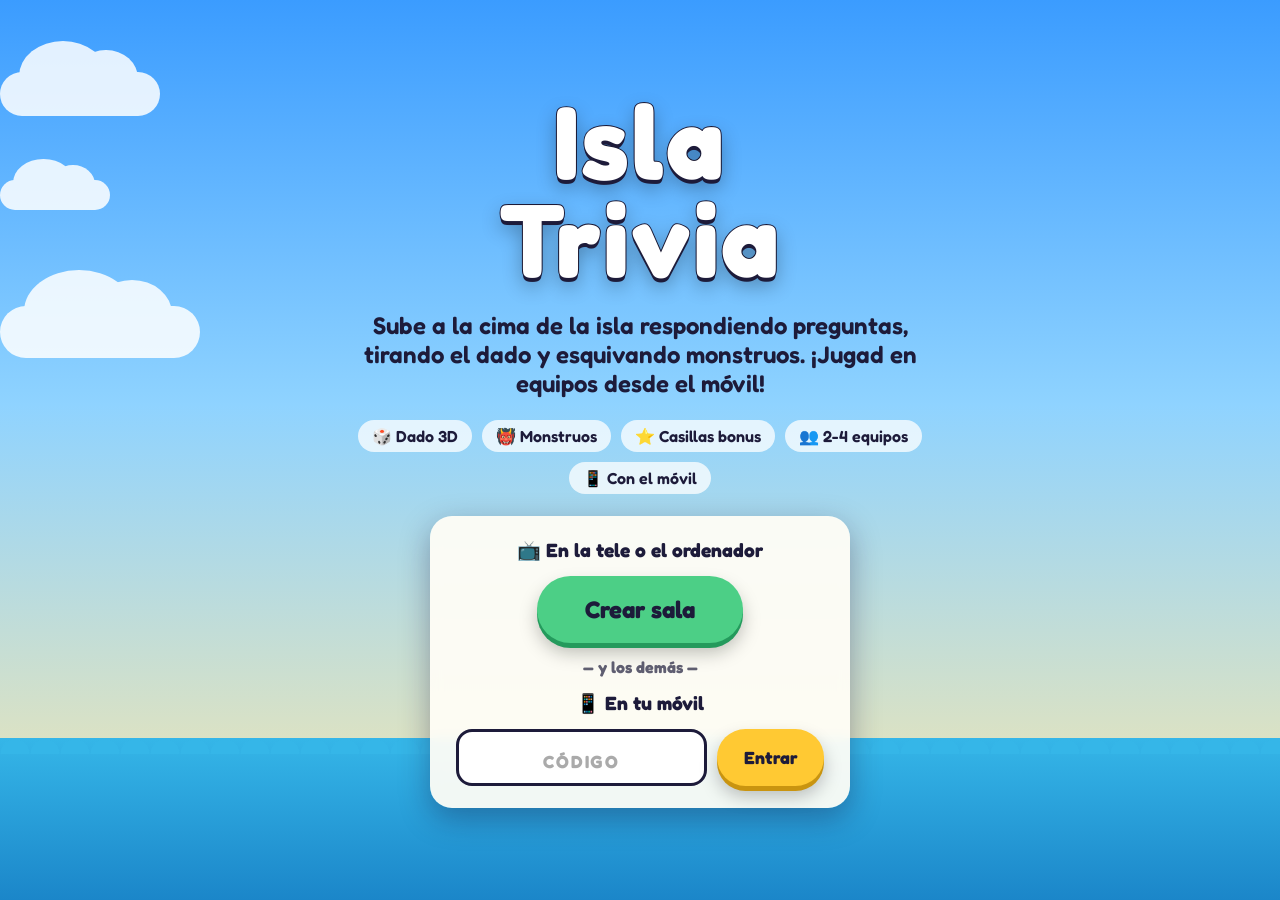
<file: index.html>
<!doctype html>
<html lang="es">
<head>
<meta charset="utf-8">
<meta name="viewport" content="width=device-width,initial-scale=1">
<title>Isla Trivia</title>
<link rel="preconnect" href="https://fonts.googleapis.com">
<link rel="preconnect" href="https://fonts.gstatic.com" crossorigin>
<link href="https://fonts.googleapis.com/css2?family=Fredoka:wght@400;500;600;700&display=swap" rel="stylesheet">
<link rel="stylesheet" href="style.css">
</head>
<body class="home">
<div class="cloud" style="top:8%;width:160px;height:44px;animation-duration:70s"></div>
<div class="cloud" style="top:20%;width:110px;height:30px;animation-duration:95s;animation-delay:-40s"></div>
<div class="cloud" style="top:34%;width:200px;height:52px;animation-duration:120s;animation-delay:-70s"></div>
<div class="sea"></div>
<div class="home-wrap">
  <div class="logo">Isla<br>Trivia</div>
  <p class="tagline">Sube a la cima de la isla respondiendo preguntas, tirando el dado y esquivando monstruos. ¡Jugad en equipos desde el móvil!</p>
  <div class="features"><span>🎲 Dado 3D</span><span>👹 Monstruos</span><span>⭐ Casillas bonus</span><span>👥 2-4 equipos</span><span>📱 Con el móvil</span></div>
  <div class="card panel">
    <h2>📺 En la tele o el ordenador</h2>
    <a class="btn green big" href="host.html" id="newroom">Crear sala</a>
    <div class="or">— y los demás —</div>
    <h2>📱 En tu móvil</h2>
    <form class="codein" action="play.html" method="get">
      <input name="c" maxlength="4" placeholder="CÓDIGO" autocomplete="off" autocapitalize="characters" required>
      <button class="btn">Entrar</button>
    </form>
  </div>
</div>
<script>
  // "Crear sala" siempre empieza una sala nueva
  document.getElementById('newroom').addEventListener('click', function () {
    try { sessionStorage.removeItem('isla-room'); } catch (e) {}
  });
</script>
</body>
</html>
</file>
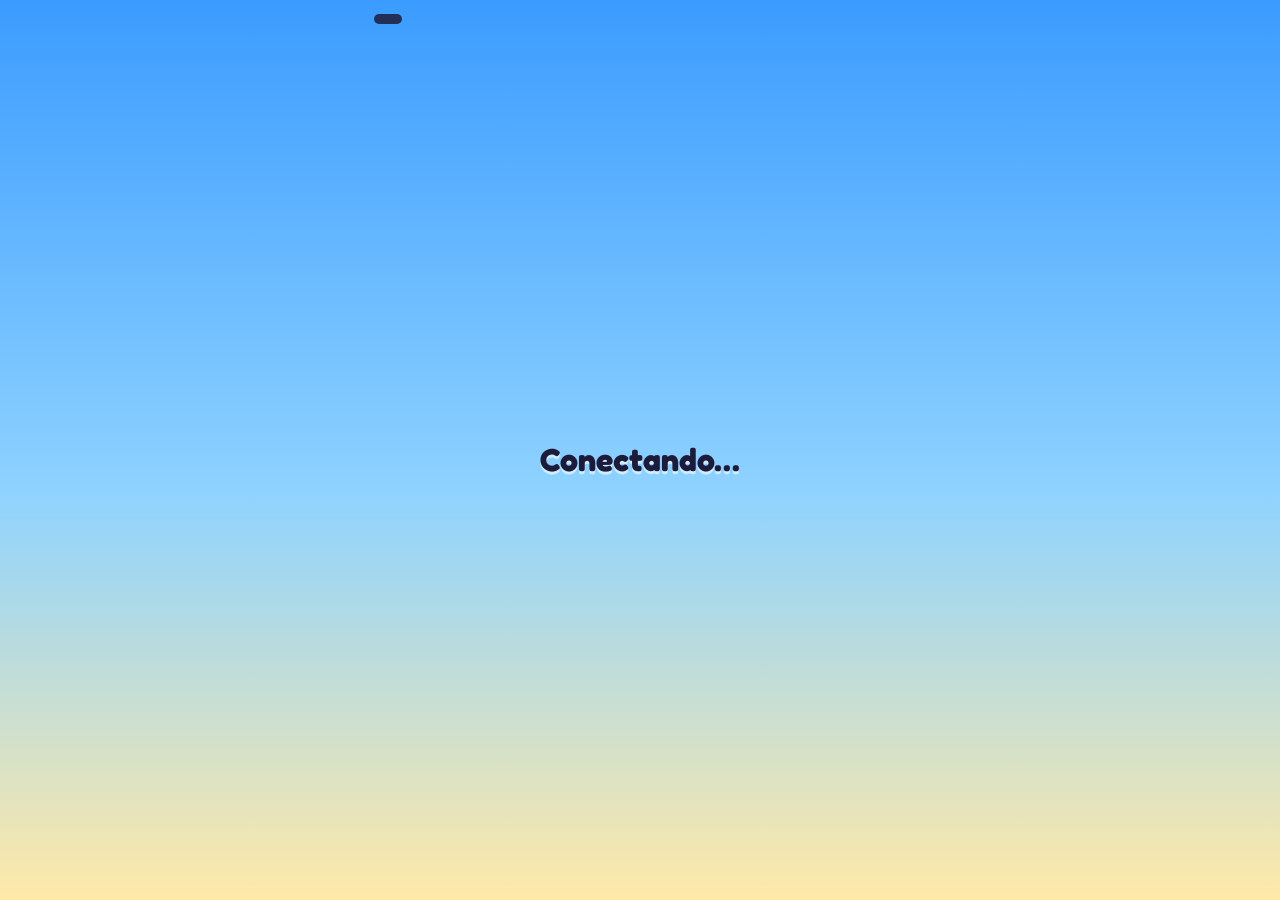
<file: play.html>
<!doctype html>
<html lang="es">
<head>
<meta charset="utf-8">
<meta name="viewport" content="width=device-width,initial-scale=1,viewport-fit=cover">
<meta name="theme-color" content="#3b9cff">
<title>Isla Trivia · Móvil</title>
<link rel="preconnect" href="https://fonts.googleapis.com">
<link rel="preconnect" href="https://fonts.gstatic.com" crossorigin>
<link href="https://fonts.googleapis.com/css2?family=Fredoka:wght@400;500;600;700&display=swap" rel="stylesheet">
<link rel="stylesheet" href="style.css">
</head>
<body class="phone">
<div class="ph">
  <div class="ph-top"><span class="me" id="me" hidden></span><span class="room" id="room"></span></div>
  <div class="ph-body" id="body"><h1>Conectando…</h1></div>
</div>
<script type="module" src="play.js"></script>
</body>
</html>
</file>
<file: style.css>
/* Isla Trivia — estilos compartidos (inicio, pantalla principal y móviles) */
:root {
  --ink: #1d1b3a;
  --ink2: #3a3768;
  --paper: #fffdf6;
  --sun: #ffc933;
  --coral: #ff6b57;
  --mint: #4ccf86;
  --sky: #3fa9ff;
  --grape: #8b5cf6;
  --shadow: 0 10px 30px rgba(20, 18, 60, .35);
  --font: 'Fredoka', 'Baloo 2', 'Segoe UI Rounded', 'Trebuchet MS', system-ui, sans-serif;
}
* { box-sizing: border-box; -webkit-tap-highlight-color: transparent; }
[hidden] { display: none !important; }
html, body { margin: 0; height: 100%; }
body {
  font-family: var(--font);
  color: var(--ink);
  background: #bfe6ff;
  overflow: hidden;
  -webkit-font-smoothing: antialiased;
}
button { font-family: inherit; cursor: pointer; border: 0; }
input { font-family: inherit; }

/* ---------- botones ---------- */
.btn {
  display: inline-flex; align-items: center; justify-content: center; gap: .5em;
  padding: .75em 1.5em; border-radius: 999px; font-weight: 700; font-size: 1.1rem;
  color: var(--ink); background: var(--sun);
  box-shadow: 0 5px 0 #c99410, 0 10px 18px rgba(0, 0, 0, .25);
  transition: transform .08s, box-shadow .08s, filter .15s; text-decoration: none;
}
.btn:hover { filter: brightness(1.06); }
.btn:active { transform: translateY(4px); box-shadow: 0 1px 0 #c99410, 0 4px 8px rgba(0, 0, 0, .25); }
.btn:disabled { filter: grayscale(.8) brightness(.9); opacity: .6; cursor: not-allowed; }
.btn.green { background: var(--mint); box-shadow: 0 5px 0 #249a5c, 0 10px 18px rgba(0, 0, 0, .25); }
.btn.green:active { box-shadow: 0 1px 0 #249a5c, 0 4px 8px rgba(0, 0, 0, .25); }
.btn.ghost { background: rgba(255, 255, 255, .85); box-shadow: 0 5px 0 #aab3c8, 0 10px 18px rgba(0, 0, 0, .2); }
.btn.big { font-size: 1.5rem; padding: .8em 2em; }
.card {
  background: rgba(255, 253, 246, .94); border-radius: 22px; box-shadow: var(--shadow);
  backdrop-filter: blur(6px);
}

/* ---------- pantalla de carga ---------- */
#loading {
  position: fixed; inset: 0; z-index: 50; display: flex; flex-direction: column; align-items: center; justify-content: center; gap: 18px;
  background: linear-gradient(#4aa8ff, #bfe6ff 70%, #ffe9a8); color: #fff; text-align: center; padding: 20px;
}
.logo { font-size: clamp(2.6rem, 8vw, 5rem); font-weight: 700; color: #fff; text-shadow: 0 4px 0 #1d1b3a, 0 8px 20px rgba(0, 0, 0, .3); -webkit-text-stroke: 2px var(--ink); paint-order: stroke fill; letter-spacing: .02em; }
.spin { width: 54px; height: 54px; border-radius: 50%; border: 7px solid rgba(255, 255, 255, .5); border-top-color: var(--sun); animation: spin 0.9s linear infinite; }
@keyframes spin { to { transform: rotate(360deg); } }
#loading p { margin: 0; color: var(--ink); font-size: 1.2rem; font-weight: 600; max-width: 560px; }
#loading .err { background: #fff; padding: 14px 20px; border-radius: 16px; color: #b3261e; }

/* ---------- pantalla principal ---------- */
body.host #c, body.host #confetti { position: fixed; inset: 0; width: 100%; height: 100%; display: block; }
body.host #confetti { pointer-events: none; z-index: 4; }
body.host #c { touch-action: none; z-index: 0; }
#hud { position: fixed; inset: 0; z-index: 5; pointer-events: none; }
#hud button, #hud .card, #lobby, #over .box { pointer-events: auto; }

#netbanner { position: absolute; top: 0; left: 0; right: 0; background: #b3261e; color: #fff; text-align: center; padding: 8px 12px; font-weight: 600; z-index: 9; pointer-events: auto; }

#roomchip { position: absolute; top: 14px; left: 14px; padding: 8px 16px; border-radius: 999px; background: rgba(29, 27, 58, .85); color: #fff; font-size: 1.1rem; }
#roomchip b { letter-spacing: .15em; color: var(--sun); font-size: 1.3rem; }
#tools { position: absolute; top: 12px; right: 12px; display: flex; gap: 8px; align-items: center; }
#tools button {
  min-width: 46px; height: 46px; border-radius: 14px; background: rgba(29, 27, 58, .8); color: #fff; font-size: 1.25rem; padding: 0 12px;
  transition: background .15s, transform .1s;
}
#tools button:hover { background: rgba(29, 27, 58, .95); }
#tools button.on { background: var(--sun); color: var(--ink); }
#tools .sep { width: 8px; }

#turn { position: absolute; top: 14px; left: 50%; transform: translateX(-50%); display: flex; flex-direction: column; align-items: center; gap: 8px; max-width: 60vw; }
#turn .pill { background: var(--c); color: #fff; font-weight: 700; font-size: clamp(1.1rem, 2.2vw, 1.8rem); padding: 8px 22px; border-radius: 999px; border: 3px solid #fff; box-shadow: var(--shadow); text-shadow: 0 2px 0 rgba(0, 0, 0, .25); white-space: nowrap; }
#turn .msg { padding: 8px 20px; font-size: clamp(1rem, 1.8vw, 1.4rem); font-weight: 600; text-align: center; }
#turn .msg:empty { display: none; }

#board { position: absolute; left: 14px; top: 64px; width: min(270px, 28vw); display: flex; flex-direction: column; gap: 8px; }
#board .row { display: flex; align-items: center; gap: 10px; padding: 8px 12px; border-radius: 16px; background: rgba(255, 253, 246, .88); border-left: 8px solid var(--c); box-shadow: 0 4px 14px rgba(0, 0, 0, .25); transition: transform .25s; }
#board .row.on { transform: translateX(8px) scale(1.04); background: #fff; outline: 3px solid var(--c); }
#board .av { font-size: 1.7rem; }
#board .info { flex: 1; min-width: 0; }
#board .nm { font-weight: 700; font-size: .95rem; }
#board .bar { height: 9px; border-radius: 9px; background: #e4e0d0; overflow: hidden; margin-top: 3px; }
#board .bar i { display: block; height: 100%; background: var(--c); border-radius: 9px; transition: width .5s; }
#board .tn { font-weight: 700; font-size: .85rem; color: var(--ink2); }

.tag { position: absolute; left: 0; top: 0; background: var(--c); color: #fff; font-weight: 700; padding: 3px 12px; border-radius: 999px; border: 2px solid #fff; font-size: .95rem; white-space: nowrap; box-shadow: 0 3px 8px rgba(0, 0, 0, .35); will-change: transform; }
.tag.active { font-size: 1.15rem; padding: 4px 16px; animation: pulse 1s ease-in-out infinite; }
@keyframes pulse { 50% { filter: brightness(1.2); } }

#hint { position: absolute; bottom: 10px; left: 50%; transform: translateX(-50%); color: #fff; background: rgba(29, 27, 58, .6); padding: 4px 14px; border-radius: 999px; font-size: .9rem; }
#hint:empty { display: none; }
body.rolling #hint { display: none; }

#qcard { position: absolute; left: 50%; bottom: 3.5vh; transform: translateX(-50%); width: min(1040px, 94vw); padding: clamp(14px, 2.2vw, 28px); animation: rise .35s ease-out; }
@keyframes rise { from { opacity: 0; transform: translate(-50%, 30px); } }
#qcard .chip { display: inline-block; background: var(--c); color: #fff; font-weight: 700; padding: 3px 14px; border-radius: 999px; font-size: clamp(.85rem, 1.4vw, 1.1rem); margin-bottom: 8px; }
#qcard .qt { font-size: clamp(1.25rem, 2.7vw, 2.3rem); font-weight: 700; line-height: 1.2; margin-bottom: 14px; }
#qcard .opts { display: grid; grid-template-columns: 1fr 1fr; gap: 10px; }
.opt { display: flex; align-items: center; gap: 12px; padding: clamp(8px, 1.3vw, 16px) 14px; border-radius: 16px; color: #fff; font-weight: 600; font-size: clamp(1rem, 2vw, 1.6rem); border: 3px solid rgba(255, 255, 255, .85); transition: opacity .3s, transform .3s; }
.opt .l { width: 2.1em; height: 2.1em; border-radius: 50%; background: rgba(255, 255, 255, .92); color: var(--ink); display: grid; place-items: center; font-weight: 700; flex: none; }
.opt .tx { text-shadow: 0 2px 0 rgba(0, 0, 0, .2); }
.c0 { background: #e5484d; } .c1 { background: #2f7de1; } .c2 { background: #e0a100; } .c3 { background: #2eae62; }
.opt.dim { opacity: .3; }
.opt.right { transform: scale(1.03); outline: 5px solid #fff; box-shadow: 0 0 0 9px rgba(76, 207, 134, .65); }
.opt.wrong { opacity: .8; background-image: repeating-linear-gradient(45deg, rgba(0, 0, 0, .25) 0 10px, transparent 10px 20px); }
.timer { height: 12px; border-radius: 12px; background: #e4e0d0; margin-top: 14px; overflow: hidden; }
.timer i { display: block; height: 100%; width: 100%; background: linear-gradient(90deg, #ff6b57, #ffc933 45%, #4ccf86); background-size: 200% 100%; transform-origin: left; animation: drain var(--t) linear forwards; }
@keyframes drain { from { transform: scaleX(1); } to { transform: scaleX(0); } }

#flash { position: absolute; left: 50%; top: 36%; transform: translate(-50%, -50%) scale(0); font-size: clamp(3rem, 9vw, 7rem); font-weight: 700; color: #fff; -webkit-text-stroke: 3px var(--ink); paint-order: stroke fill; text-shadow: 0 8px 0 var(--ink), 0 14px 30px rgba(0, 0, 0, .4); white-space: nowrap; opacity: 0; }
#flash.go { animation: flash 1.5s ease-out; }
@keyframes flash { 0% { transform: translate(-50%, -50%) scale(.2) rotate(-8deg); opacity: 0; } 18% { transform: translate(-50%, -50%) scale(1.15) rotate(3deg); opacity: 1; } 30% { transform: translate(-50%, -50%) scale(1) rotate(0); } 80% { opacity: 1; } 100% { transform: translate(-50%, -62%) scale(1); opacity: 0; } }

#toast { position: absolute; bottom: 5vh; left: 50%; transform: translate(-50%, 20px); background: var(--ink); color: #fff; padding: 10px 20px; border-radius: 14px; opacity: 0; transition: .3s; max-width: 90vw; text-align: center; }
#toast.show { opacity: 1; transform: translate(-50%, 0); }

/* ---------- sala de inicio ---------- */
#lobby {
  position: absolute; inset: 0; display: grid; grid-template-columns: minmax(300px, 420px) 1fr; gap: clamp(14px, 3vw, 40px);
  padding: clamp(16px, 3vw, 44px); align-items: center; background: linear-gradient(90deg, rgba(20, 18, 60, .55), rgba(20, 18, 60, 0) 70%);
}
.lb-left { display: flex; flex-direction: column; align-items: center; text-align: center; gap: 12px; color: #fff; }
.lb-left .logo { font-size: clamp(2.4rem, 5vw, 4.4rem); line-height: .95; }
.lb-left .sub { font-size: 1.15rem; text-shadow: 0 2px 6px rgba(0, 0, 0, .5); }
.codebox { padding: 14px 22px 16px; width: 100%; color: var(--ink); }
.codebox small { display: block; font-weight: 600; color: var(--ink2); }
#lobbycode { font-size: clamp(3rem, 7vw, 5.4rem); font-weight: 700; letter-spacing: .18em; line-height: 1; padding-left: .18em; color: var(--coral); text-shadow: 0 3px 0 var(--ink); -webkit-text-stroke: 2px var(--ink); paint-order: stroke fill; }
#qr { width: min(190px, 28vh); height: auto; border-radius: 14px; border: 5px solid #fff; box-shadow: var(--shadow); image-rendering: pixelated; background: #fff; }
#lobbyurl { font-weight: 600; font-size: 1rem; word-break: break-all; color: var(--ink2); }
.lb-right { display: flex; flex-direction: column; gap: 14px; align-items: stretch; max-width: 820px; }
.lb-right h2 { margin: 0; color: #fff; font-size: 1.5rem; text-shadow: 0 2px 8px rgba(0, 0, 0, .6); }
#lobbyteams { display: grid; grid-template-columns: 1fr 1fr; gap: 12px; }
.tc { padding: 12px 16px; border-radius: 20px; background: rgba(255, 253, 246, .72); border: 4px dashed var(--c); min-height: 112px; transition: .25s; }
.tc.full { background: rgba(255, 253, 246, .96); border-style: solid; transform: scale(1.02); box-shadow: var(--shadow); }
.th { font-weight: 700; font-size: 1.3rem; color: var(--c); display: flex; align-items: center; gap: 8px; filter: brightness(.82); }
.th span { font-size: 2rem; filter: none; }
.pl { display: flex; flex-wrap: wrap; gap: 6px; margin-top: 8px; }
.pc { background: var(--c); color: #fff; font-weight: 600; padding: 3px 12px; border-radius: 999px; animation: pop .35s ease-out; }
.pl em { color: #7a7699; }
@keyframes pop { from { transform: scale(0); } }
.lb-actions { display: flex; align-items: center; gap: 16px; flex-wrap: wrap; }
#lobbyhint { color: #fff; font-weight: 600; text-shadow: 0 2px 6px rgba(0, 0, 0, .6); }
#btnSolo { background: none; color: rgba(255, 255, 255, .8); text-decoration: underline; font-size: .9rem; padding: 4px; }

/* ---------- fin de partida ---------- */
#over { position: absolute; inset: 0; display: grid; place-items: center; background: rgba(20, 18, 60, .5); animation: fade .5s; }
@keyframes fade { from { opacity: 0; } }
#over .box { background: var(--paper); border-radius: 30px; border: 8px solid var(--c); padding: 28px 44px; text-align: center; box-shadow: var(--shadow); animation: pop .5s ease-out; max-width: 90vw; }
#overtitle { font-size: clamp(1.8rem, 5vw, 3.6rem); font-weight: 700; }
#overtitle .big { display: block; font-size: 1.8em; }
#over .btns { display: flex; gap: 14px; justify-content: center; margin-top: 18px; flex-wrap: wrap; }

@media (max-width: 900px) {
  #lobby { grid-template-columns: 1fr; overflow: auto; align-items: start; }
  #board { display: none; }
  #lobbyteams { grid-template-columns: 1fr; }
}

/* ---------- inicio (index) ---------- */
body.home { overflow: auto; background: linear-gradient(#3b9cff 0%, #8fd3ff 45%, #ffe9a8 100%); min-height: 100%; }
.home-wrap { min-height: 100%; display: flex; flex-direction: column; align-items: center; justify-content: center; gap: 22px; padding: 32px 18px; text-align: center; position: relative; z-index: 2; }
.home .logo { font-size: clamp(3rem, 12vw, 6.5rem); line-height: .95; }
.home .tagline { font-size: clamp(1rem, 3vw, 1.5rem); font-weight: 600; max-width: 560px; color: var(--ink); margin: 0; }
.home .panel { padding: 22px 26px; display: flex; flex-direction: column; gap: 14px; align-items: center; width: min(420px, 100%); }
.home .panel h2 { margin: 0; font-size: 1.2rem; }
.home .or { font-weight: 700; color: var(--ink); opacity: .7; }
.codein { display: flex; gap: 10px; width: 100%; }
.codein input { flex: 1; min-width: 0; font-size: 1.8rem; font-weight: 700; text-align: center; letter-spacing: .25em; text-transform: uppercase; border-radius: 16px; border: 3px solid var(--ink); padding: 8px; background: #fff; color: var(--ink); }
.codein input::placeholder { letter-spacing: .1em; font-size: 1.1rem; color: #aaa; }
.features { display: flex; flex-wrap: wrap; justify-content: center; gap: 10px; max-width: 700px; }
.features span { background: rgba(255, 255, 255, .75); border-radius: 999px; padding: 6px 14px; font-weight: 600; }
.cloud { position: fixed; background: #fff; border-radius: 999px; opacity: .85; z-index: 1; animation: drift linear infinite; }
.cloud::before, .cloud::after { content: ''; position: absolute; background: #fff; border-radius: 50%; }
.cloud::before { width: 55%; height: 160%; left: 12%; top: -70%; }
.cloud::after { width: 40%; height: 130%; right: 14%; top: -50%; }
@keyframes drift { from { transform: translateX(-30vw); } to { transform: translateX(130vw); } }
.sea { position: fixed; left: 0; right: 0; bottom: 0; height: 18vh; background: linear-gradient(#35b6e8, #1b86c9); z-index: 0; }
.sea::before { content: ''; position: absolute; left: 0; right: 0; top: -14px; height: 30px; background: radial-gradient(circle at 15px 30px, #35b6e8 14px, transparent 15px) 0 0 / 30px 30px repeat-x; }

/* ---------- mando del móvil ---------- */
body.phone { background: linear-gradient(#3b9cff, #8fd3ff 55%, #ffe9a8); overflow-y: auto; }
.ph { min-height: 100%; display: flex; flex-direction: column; padding: 14px 14px max(18px, env(safe-area-inset-bottom)); gap: 12px; max-width: 560px; margin: 0 auto; }
.ph-top { display: flex; align-items: center; justify-content: space-between; gap: 8px; }
.ph-top .me { background: var(--c, #fff); color: #fff; font-weight: 700; padding: 5px 14px; border-radius: 999px; border: 3px solid #fff; box-shadow: 0 3px 8px rgba(0, 0, 0, .25); text-shadow: 0 1px 0 rgba(0, 0, 0, .25); }
.ph-top .room { background: rgba(29, 27, 58, .85); color: #fff; padding: 5px 14px; border-radius: 999px; font-weight: 600; }
.ph-top .room b { color: var(--sun); letter-spacing: .12em; }
.ph-body { flex: 1; display: flex; flex-direction: column; gap: 14px; justify-content: center; }
.ph h1 { margin: 0; text-align: center; font-size: 2rem; text-shadow: 0 3px 0 rgba(255, 255, 255, .6); }
.ph h2 { margin: 0; text-align: center; font-size: 1.35rem; }
.ph .card { padding: 16px; }
.ph input.name { width: 100%; font-size: 1.5rem; padding: 12px 16px; border-radius: 16px; border: 3px solid var(--ink); text-align: center; background: #fff; color: var(--ink); }
.ph .teams { display: grid; grid-template-columns: 1fr 1fr; gap: 10px; }
.ph .tbtn { padding: 14px 8px; border-radius: 18px; background: var(--c); color: #fff; font-size: 1.15rem; font-weight: 700; border: 4px solid #fff; box-shadow: 0 5px 0 rgba(0, 0, 0, .25); text-shadow: 0 2px 0 rgba(0, 0, 0, .25); display: flex; flex-direction: column; align-items: center; gap: 4px; }
.ph .tbtn small { font-weight: 500; opacity: .95; }
.ph .tbtn.sel { outline: 5px solid var(--ink); }
.ph .tbtn:active { transform: translateY(3px); box-shadow: 0 2px 0 rgba(0, 0, 0, .25); }
.ph .avs { display: grid; grid-template-columns: repeat(4, 1fr); gap: 8px; }
.ph .avb { aspect-ratio: 1; border-radius: 18px; background: #fff; font-size: 2.2rem; border: 4px solid #e4e0d0; display: grid; place-items: center; position: relative; }
.ph .avb.sel { border-color: var(--c); background: #fff; box-shadow: 0 0 0 4px var(--c); transform: scale(1.06); }
.ph .avb.taken { opacity: .25; }
.ph .wait { text-align: center; font-weight: 600; }
.ph .bigdie {
  width: min(70vw, 280px); height: min(70vw, 280px); align-self: center; border-radius: 36px; background: #fffdf4; border: 6px solid var(--ink);
  font-size: 7rem; box-shadow: 0 10px 0 #b9b39b, 0 18px 30px rgba(0, 0, 0, .35); color: var(--ink); animation: bob 1.2s ease-in-out infinite;
}
.ph .bigdie:active { transform: translateY(8px); box-shadow: 0 2px 0 #b9b39b; }
@keyframes bob { 50% { transform: translateY(-8px) rotate(2deg); } }
.ph .bigdie.off { animation: none; opacity: .5; }
.ph .need { background: #ffe2dc; border: 3px solid var(--coral); border-radius: 16px; padding: 10px; text-align: center; font-weight: 700; }
.ph .q { font-weight: 700; font-size: 1.25rem; text-align: center; }
.ph .ans { display: grid; gap: 10px; }
.ph .abtn { display: flex; gap: 12px; align-items: center; padding: 16px; border-radius: 18px; color: #fff; font-weight: 700; font-size: 1.2rem; text-align: left; border: 4px solid #fff; box-shadow: 0 5px 0 rgba(0, 0, 0, .25); text-shadow: 0 2px 0 rgba(0, 0, 0, .2); }
.ph .abtn .l { width: 2em; height: 2em; border-radius: 50%; background: #fff; color: var(--ink); display: grid; place-items: center; flex: none; text-shadow: none; }
.ph .abtn:active { transform: translateY(3px); }
.ph .abtn.right { outline: 5px solid var(--ink); }
.ph .abtn.dim { opacity: .35; }
.ph .abtn.picked { outline: 5px solid var(--ink); }
.ph .abtn:disabled { cursor: default; }
.ph .big-msg { text-align: center; font-size: 1.6rem; font-weight: 700; }
.ph .prog { display: flex; flex-direction: column; gap: 6px; }
.ph .prog .row { display: flex; align-items: center; gap: 8px; font-weight: 600; }
.ph .prog .bar { flex: 1; height: 10px; background: #e4e0d0; border-radius: 10px; overflow: hidden; }
.ph .prog .bar i { display: block; height: 100%; background: var(--c); }
.ph .tm { height: 10px; border-radius: 10px; background: #e4e0d0; overflow: hidden; }
.ph .tm i { display: block; height: 100%; width: 100%; background: linear-gradient(90deg, #ff6b57, #ffc933 45%, #4ccf86); transform-origin: left; animation: drain var(--t) linear forwards; }
.ph .err { background: #fff0ee; border: 3px solid var(--coral); color: #8c1d12; padding: 10px; border-radius: 14px; text-align: center; font-weight: 600; }

/* ---------- v3: respuesta única, películas, minijuegos ---------- */
.btn.red { background: #ff6b6b; color: #fff; box-shadow: 0 5px 0 #b83a3a, 0 10px 18px rgba(0, 0, 0, .25); text-shadow: 0 2px 0 rgba(0, 0, 0, .2); }
.btn.red:active { box-shadow: 0 1px 0 #b83a3a, 0 4px 8px rgba(0, 0, 0, .25); }
.emojis { font-size: clamp(3rem, 9vw, 6.5rem); text-align: center; letter-spacing: .12em; line-height: 1.1; margin: 4px 0 6px; }
.hintline { text-align: center; font-weight: 600; color: var(--ink2); font-size: clamp(1rem, 1.8vw, 1.4rem); }
.filmimg { display: block; max-height: 32vh; max-width: 100%; margin: 6px auto; border-radius: 14px; box-shadow: var(--shadow); }
.say { text-align: center; font-weight: 700; font-size: clamp(1.1rem, 2.2vw, 1.8rem); margin: 10px 0 0; }
.say.good { color: #1d8a4e; } .say.bad { color: #c0392b; }
.answerbox { margin: 10px auto 0; padding: 12px 18px; text-align: center; background: #e7ffe9; border: 4px solid var(--mint); border-radius: 18px; font-weight: 700; font-size: clamp(1.4rem, 3.4vw, 2.8rem); }
.answerbox small { display: block; font-size: .9rem; font-weight: 600; color: #1d8a4e; }
.judgebtns { display: flex; justify-content: center; gap: 14px; margin-top: 14px; flex-wrap: wrap; }

#mini { position: absolute; left: 50%; bottom: 3vh; transform: translateX(-50%); width: min(1040px, 94vw); padding: clamp(12px, 2vw, 24px); animation: rise .35s ease-out; max-height: 92vh; overflow: hidden; }
.mtitle { font-size: clamp(1.4rem, 3vw, 2.4rem); font-weight: 700; color: var(--grape); }
.mprompt { font-size: clamp(1.1rem, 2.4vw, 2rem); font-weight: 600; margin: 4px 0 10px; line-height: 1.2; }
.mprompt small { font-size: .6em; color: var(--ink2); }
.bigword { font-size: clamp(1.8rem, 5vw, 3.4rem); font-weight: 700; color: var(--coral); -webkit-text-stroke: 1.5px var(--ink); paint-order: stroke fill; }
.mopts { display: grid; grid-template-columns: repeat(4, 1fr); gap: 8px; }
.mopt { position: relative; background: #fff; border: 3px solid #e4e0d0; border-radius: 14px; padding: clamp(8px, 1.4vw, 16px) 8px; text-align: center; font-weight: 600; font-size: clamp(.9rem, 1.7vw, 1.4rem); transition: .3s; }
.mopt.sel { border-color: var(--grape); background: #f1e9ff; transform: scale(1.05); font-weight: 700; }
.mopt.dim { opacity: .35; }
.mopt .who { display: block; font-size: .7em; color: var(--grape); margin-top: 2px; }
.pairrow { display: flex; justify-content: center; gap: 12px; margin-top: 12px; flex-wrap: wrap; }
.pairrow .pc { background: #e4e0d0; color: var(--ink); font-size: 1.1rem; padding: 4px 16px; }
.pairrow .pc.ok { background: var(--mint); color: #fff; }
#drawbox { background: #fff; border-radius: 16px; border: 4px solid var(--ink); overflow: hidden; width: min(100%, 62vh * 1.3333); margin: 0 auto; box-shadow: var(--shadow); }
#drawbox canvas { display: block; width: 100%; height: auto; }

/* móvil */
.ph .ans.two { grid-template-columns: 1fr 1fr; }
.ph .ans.two .abtn { justify-content: center; text-align: center; font-size: 1.05rem; padding: 14px 8px; }
.ph .emojis { font-size: 3.4rem; }
.ph .btn.red { font-size: 1.1rem; }
.ph .bigword { font-size: 2.3rem; text-align: center; }
.ph canvas#pad { width: 100%; height: auto; border-radius: 16px; border: 4px solid var(--ink); background: #fff; touch-action: none; box-shadow: var(--shadow); }
.ph .colors { display: flex; gap: 8px; justify-content: center; flex-wrap: wrap; }
.ph .col { width: 40px; height: 40px; border-radius: 50%; border: 4px solid var(--ink); }
.ph .tools2 { display: flex; gap: 8px; justify-content: center; }
.ph .tools2 .btn { font-size: .95rem; padding: .5em 1em; }
@media (max-width: 700px) { .mopts { grid-template-columns: 1fr 1fr; } }
</file>
